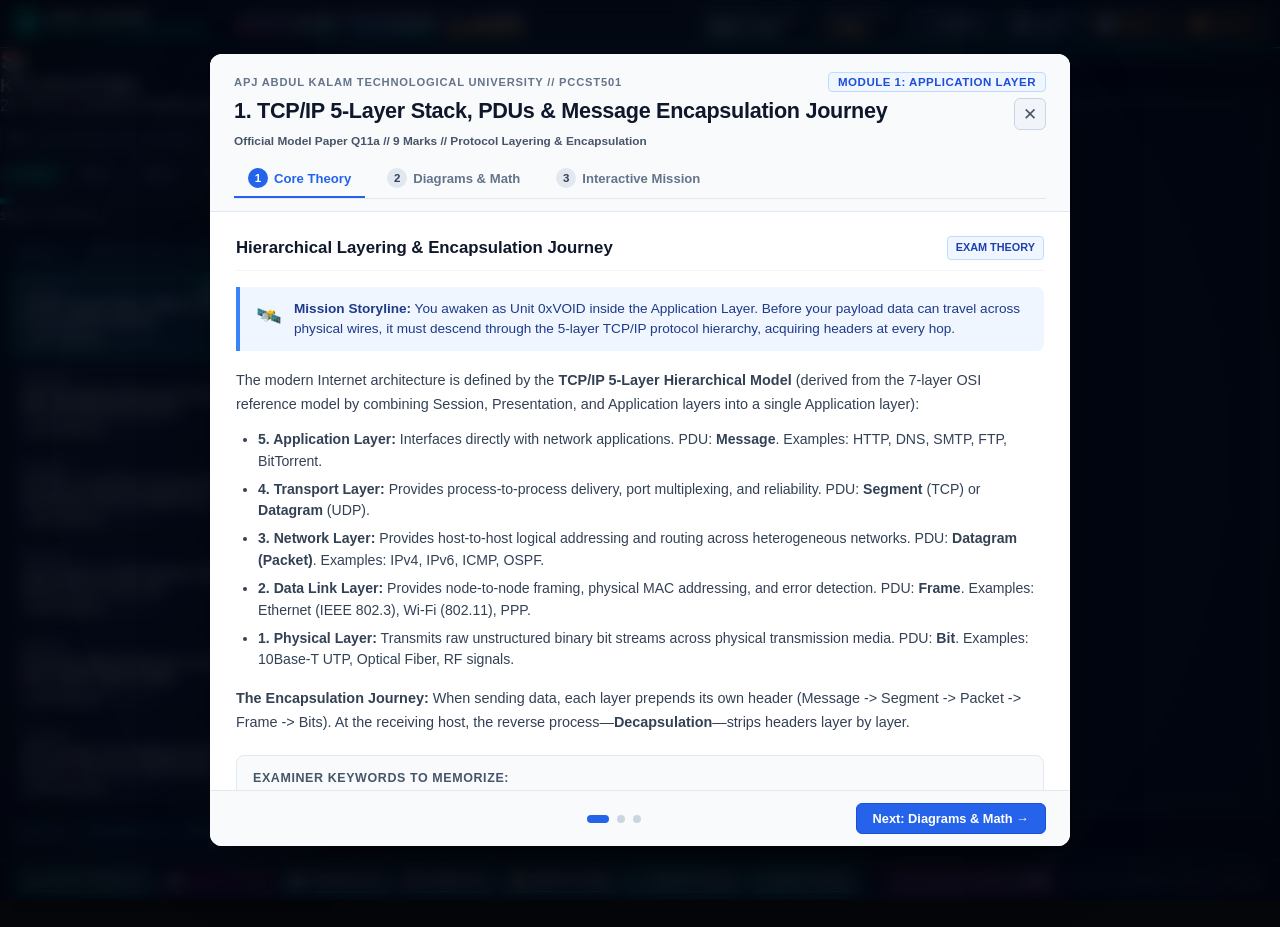
<file: index.html>
<!DOCTYPE html>
<html lang="en">
<head>
    <meta charset="UTF-8">
    <meta name="viewport" content="width=device-width, initial-scale=1.0">
    <title>THE GRID: Packet Runner // KTU PCCST501</title>
    <meta http-equiv="refresh" content="0; url=game_rpg/">
    <script>
        window.location.replace("game_rpg/");
    </script>
    <style>
        body {
            margin: 0;
            background: #040810;
            color: #00ffcc;
            font-family: -apple-system, BlinkMacSystemFont, "Segoe UI", Roboto, sans-serif;
            display: flex;
            align-items: center;
            justify-content: center;
            height: 100vh;
            text-align: center;
        }
        .launcher-card {
            background: rgba(10, 16, 28, 0.9);
            border: 1px solid rgba(0, 255, 204, 0.3);
            border-radius: 8px;
            padding: 30px 40px;
            box-shadow: 0 0 30px rgba(0, 255, 204, 0.2);
            max-width: 480px;
        }
        h2 {
            margin-top: 0;
            letter-spacing: 1px;
            color: #ffffff;
        }
        p {
            color: #94a3b8;
            font-size: 0.9rem;
            line-height: 1.5;
        }
        a.launch-btn {
            display: inline-block;
            margin-top: 15px;
            padding: 10px 24px;
            background: #00ffcc;
            color: #040810;
            text-decoration: none;
            font-weight: 700;
            border-radius: 5px;
            font-size: 0.95rem;
            transition: all 0.2s ease;
        }
        a.launch-btn:hover {
            box-shadow: 0 0 15px #00ffcc;
            transform: scale(1.03);
        }
    </style>
</head>
<body>
    <div class="launcher-card">
        <h2>⚡ THE GRID: PACKET RUNNER</h2>
        <p>Initializing APJ Abdul Kalam Technological University (KTU) PCCST501 Computer Networks RPG Simulation...</p>
        <p>If you are not redirected automatically, click below to launch:</p>
        <a href="game_rpg/" class="launch-btn">🎮 Launch Packet Runner RPG</a>
    </div>
</body>
</html>
</file>
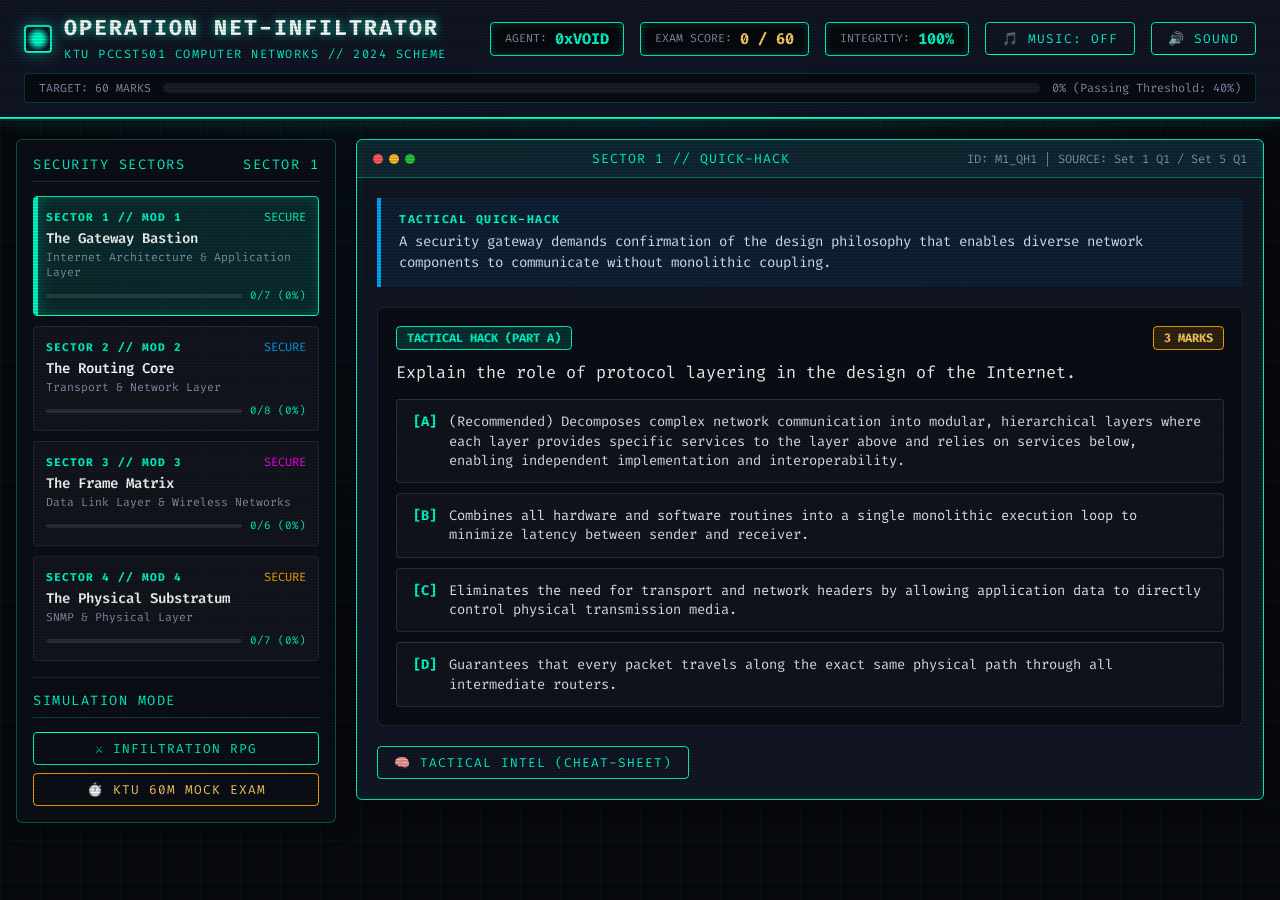
<file: game/index.html>
<!DOCTYPE html>
<html lang="en">
<head>
    <meta charset="UTF-8">
    <meta name="viewport" content="width=device-width, initial-scale=1.0">
    <title>OPERATION NET-INFILTRATOR | The Grid Protocol (PCCST501)</title>
    <link rel="stylesheet" href="style.css">
    <link rel="preconnect" href="https://fonts.googleapis.com">
    <link rel="preconnect" href="https://fonts.gstatic.com" crossorigin>
    <link href="https://fonts.googleapis.com/css2?family=Fira+Code:wght@400;600;700&display=swap" rel="stylesheet">
</head>
<body>

    <!-- Cyberpunk CRT & Scanner Audio Header -->
    <header class="cyber-header">
        <div class="header-top">
            <div class="brand-title">
                <div class="grid-icon"></div>
                <div class="title-text">
                    <h1>OPERATION NET-INFILTRATOR</h1>
                    <span>KTU PCCST501 Computer Networks // 2024 Scheme</span>
                </div>
            </div>

            <!-- Controls & Live HUD Stats -->
            <div class="hud-controls">
                <div class="stat-badge">
                    <span class="stat-label">Agent:</span>
                    <span class="stat-value">0xVOID</span>
                </div>
                <div class="stat-badge">
                    <span class="stat-label">Exam Score:</span>
                    <span class="stat-value gold" id="hudScore">0 / 60</span>
                </div>
                <div class="stat-badge">
                    <span class="stat-label">Integrity:</span>
                    <span class="stat-value" id="hudIntegrity">100%</span>
                </div>
                
                <button class="btn-cyber" id="btnAudioMusic" title="Toggle Synthwave Soundtrack">
                    <span>🎵 MUSIC: OFF</span>
                </button>
                <button class="btn-cyber" id="btnAudioMute" title="Mute/Unmute All Audio">
                    <span>🔊 SOUND</span>
                </button>
            </div>
        </div>

        <!-- Exam Goal Progress Meter -->
        <div class="exam-hud-bar">
            <span class="stat-label">TARGET: 60 MARKS</span>
            <div class="hud-progress-bg">
                <div class="hud-progress-fill" id="hudProgressBar"></div>
            </div>
            <span class="hud-target-text" id="hudProgressPercent">0% (Passing Threshold: 40%)</span>
        </div>
    </header>

    <!-- Main Infiltration Workspace -->
    <main class="grid-container">
        
        <!-- Left Matrix Navigation / Sector Selector -->
        <aside class="sector-matrix-card">
            <div class="matrix-title">
                <span>SECURITY SECTORS</span>
                <span id="activeSectorBadge">SECTOR 1</span>
            </div>

            <div class="sector-list" id="sectorListContainer">
                <!-- Dynamically populated sectors -->
            </div>

            <!-- Mission Mode Switcher -->
            <div class="mode-switch-card">
                <div class="matrix-title">
                    <span>SIMULATION MODE</span>
                </div>
                <div style="display:flex; flex-direction:column; gap:8px;">
                    <button class="btn-cyber" id="btnModeAdventure" style="width:100%; justify-content:center;">
                        ⚔️ INFILTRATION RPG
                    </button>
                    <button class="btn-cyber gold" id="btnModeExam" style="width:100%; justify-content:center;">
                        ⏱️ KTU 60M MOCK EXAM
                    </button>
                </div>
            </div>
        </aside>

        <!-- Right Terminal & Interactive Encounter Console -->
        <section class="mission-terminal">
            
            <div class="terminal-window">
                <!-- Terminal Window Bar -->
                <div class="terminal-header">
                    <div class="terminal-dots">
                        <span class="dot red"></span>
                        <span class="dot yellow"></span>
                        <span class="dot green"></span>
                    </div>
                    <div class="terminal-title" id="terminalTitle">
                        TRANSMISSION FEED // PERIMETER GATEWAY
                    </div>
                    <div style="font-size:0.75rem; color:var(--text-muted);" id="missionCounter">
                        ENCOUNTER 1 OF 5
                    </div>
                </div>

                <div class="terminal-body">
                    
                    <!-- Story Dispatch Banner -->
                    <div class="dispatch-banner" id="dispatchBanner">
                        <div class="dispatch-tag" id="dispatchTag">SECURITY BREACH IN PROGRESS</div>
                        <div class="dispatch-story" id="dispatchStory">
                            Connecting to OmniNet physical link... Prepare to intercept gateway protocols.
                        </div>
                    </div>

                    <!-- Question Container -->
                    <div class="question-card">
                        <div class="question-meta">
                            <span class="badge-type" id="questionTypeBadge">QUICK-HACK (PART A)</span>
                            <span class="badge-mark" id="questionMarksBadge">3 MARKS</span>
                        </div>
                        <div class="question-prompt" id="questionPrompt">
                            Loading tactical query...
                        </div>

                        <!-- Interactive Options for Quick-Hacks -->
                        <div class="options-grid" id="optionsContainer">
                            <!-- Populated dynamically -->
                        </div>

                        <!-- Boss Battle Multi-part Subdivision Workspace -->
                        <div class="boss-workspace" id="bossWorkspace" style="display:none;">
                            <div id="bossSubdivisionsContainer">
                                <!-- Populated dynamically -->
                            </div>
                        </div>
                    </div>

                    <!-- Interactive Visualizer Canvas (Dijkstra graph, Waveforms, CRC) -->
                    <div class="visualizer-wrapper" id="visualizerWrapper" style="display:none;">
                        <div class="canvas-header">
                            <span id="canvasTitle">TACTICAL VISUAL MATRIX</span>
                            <span style="font-size:0.7rem; color:var(--text-muted);">INTERACTIVE TELEMETRY</span>
                        </div>
                        <canvas id="interactiveCanvas"></canvas>
                    </div>

                    <!-- Action Buttons -->
                    <div class="action-bar">
                        <button class="btn-cyber" id="btnNeuralIntel">
                            🧠 TACTICAL INTEL (CHEAT-SHEET)
                        </button>

                        <div style="display:flex; gap:10px;">
                            <button class="btn-cyber magenta" id="btnSubmitBoss" style="display:none;">
                                💥 TRANSMIT ANSWER TO VALUATION
                            </button>
                            <button class="btn-cyber gold" id="btnNextEncounter" style="display:none;">
                                ⏭️ NEXT ENCOUNTER
                            </button>
                        </div>
                    </div>

                    <!-- Valuation Rubric & Feedback Panel (KTU Official Scheme) -->
                    <div class="rubric-panel" id="rubricPanel" style="display:none;">
                        <div class="rubric-header">
                            <h3 id="rubricTitle">OFFICIAL KTU SCHEME OF VALUATION</h3>
                            <span class="badge-mark" id="rubricEarnedBadge">+3.0 / 3.0 MARKS</span>
                        </div>
                        <div id="rubricBody">
                            <!-- Populated with official criteria breakdown -->
                        </div>
                    </div>

                    <!-- Tactical Neural Intel Drawer -->
                    <div class="intel-card" id="intelCard" style="display:none;">
                        <div class="intel-header">
                            <span>⚡ CLASSIFIED LECTURE INTEL & FORMULAS</span>
                        </div>
                        <div class="intel-content" id="intelContent">
                            Intel data decrypted from lecture notes...
                        </div>
                    </div>

                </div>
            </div>

        </section>

    </main>

    <!-- Core Scripts -->
    <script src="audio.js"></script>
    <script src="questions_data.js"></script>
    <script src="visualizer.js"></script>
    <script src="engine.js"></script>
</body>
</html>
</file>
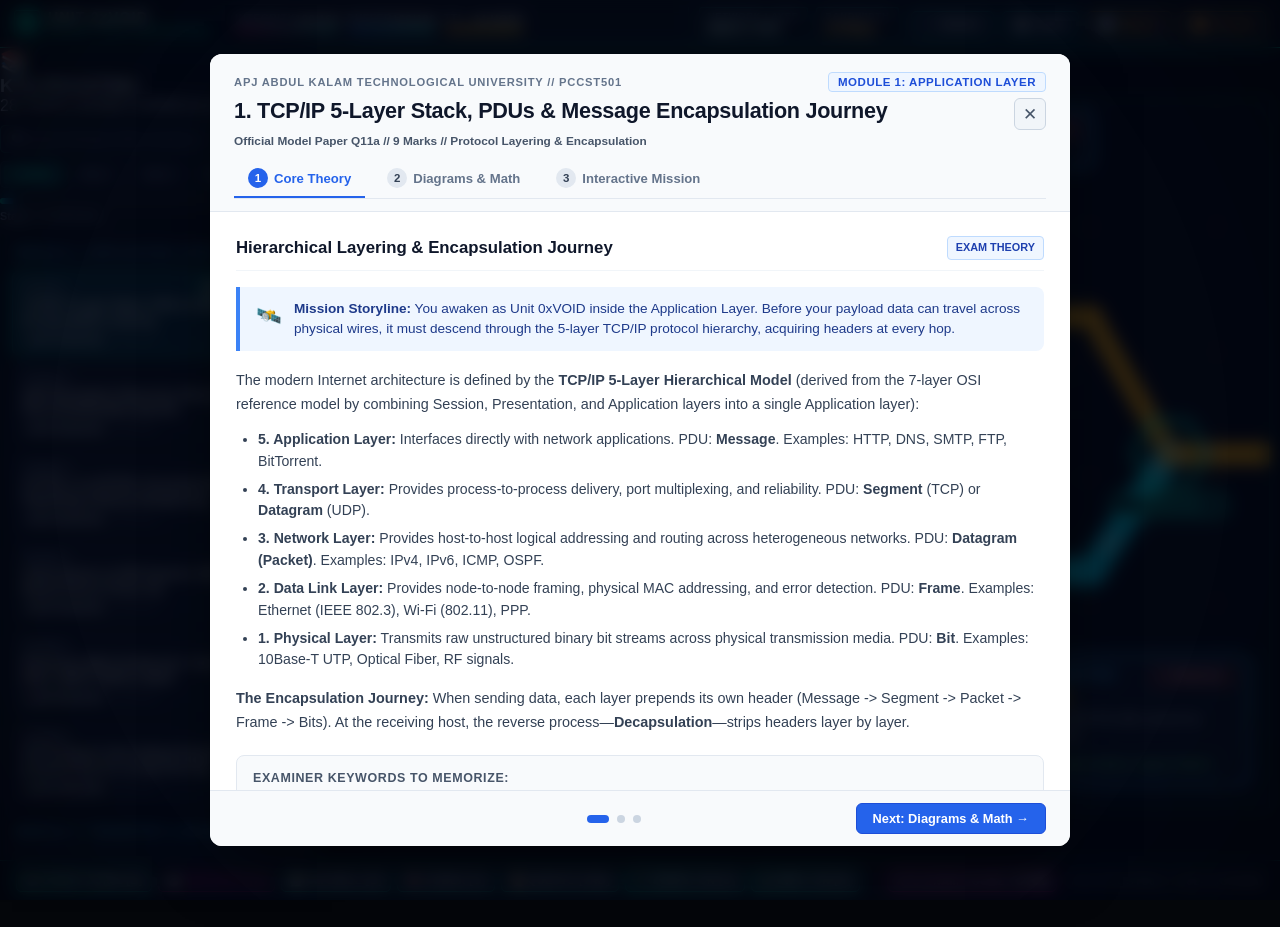
<file: game_rpg/index.html>
<!DOCTYPE html>
<html lang="en">
<head>
    <meta charset="UTF-8">
    <meta name="viewport" content="width=device-width, initial-scale=1.0">
    <title>THE GRID: PACKET RUNNER | PCCST501 Computer Networks RPG</title>
    <link rel="stylesheet" href="css/cyber_grid.css">
    <link rel="preconnect" href="https://fonts.googleapis.com">
    <link rel="preconnect" href="https://fonts.gstatic.com" crossorigin>
    <link href="https://fonts.googleapis.com/css2?family=Fira+Code:wght@400;600;700&display=swap" rel="stylesheet">
</head>
<body>

    <!-- Main Application Shell -->
    <div id="app-shell">

        <!-- Top Cyber HUD Bar (Clean Vitals & System Bar) -->
        <header id="hud-header">
            
            <!-- Section 1: Player Entity Status & Vitals -->
            <div class="hud-section">
                <div class="unit-badge">
                    <div class="unit-icon"></div>
                    <div class="unit-info">
                        <h2>UNIT 0xVOID</h2>
                        <span>PACKET [IPv4_DATAGRAM]</span>
                    </div>
                </div>

                <!-- Gauges: Integrity, Buffer, TTL -->
                <div class="gauge-cluster">
                    <!-- Integrity (HP) -->
                    <div class="gauge-item" data-tooltip="Datagram Integrity: Signal health (fades over distance due to attenuation)">
                        <div class="gauge-label">
                            <span>INTEGRITY</span>
                            <span class="gauge-value" id="val-hp">100/100</span>
                        </div>
                        <div class="gauge-track">
                            <div class="gauge-fill hp" id="fill-hp" style="width: 100%;"></div>
                        </div>
                    </div>

                    <!-- Buffer Capacity (Energy) -->
                    <div class="gauge-item" data-tooltip="Buffer Capacity: Internal router buffer memory (depletes if overloaded)">
                        <div class="gauge-label">
                            <span>BUFFER</span>
                            <span class="gauge-value" id="val-buffer">100/100</span>
                        </div>
                        <div class="gauge-track">
                            <div class="gauge-fill energy" id="fill-buffer" style="width: 100%;"></div>
                        </div>
                    </div>

                    <!-- Time-To-Live (TTL Hops) -->
                    <div class="gauge-item" data-tooltip="Time-To-Live (RFC 791): Maximum router hops before ICMP Time Exceeded packet drop">
                        <div class="gauge-label">
                            <span>TTL</span>
                            <span class="gauge-value" id="val-ttl">64 HOPS</span>
                        </div>
                        <div class="gauge-track">
                            <div class="gauge-fill ttl" id="fill-ttl" style="width: 100%;"></div>
                        </div>
                    </div>
                </div>
            </div>

            <!-- Section 2: Network Telemetry & System Utilities -->
            <div class="hud-section">
                <div class="telemetry-cluster">
                    <div class="telemetry-tag" data-tooltip="Current KTU Syllabus Module & OSI/TCP-IP Network Layer">
                        <span class="lbl">NETWORK LAYER</span>
                        <span class="val" id="val-layer">MOD 4: PHY</span>
                    </div>
                    <div class="telemetry-tag" data-tooltip="Channel Data Rate (Nyquist & Shannon theoretical channel limits)">
                        <span class="lbl">BANDWIDTH</span>
                        <span class="val amber" id="val-rate">10 Mbps</span>
                    </div>
                </div>

                <!-- System Controls Dock -->
                <div class="system-dock">
                    <button class="cyber-btn" id="btn-music" data-tooltip="Toggle dynamic synthwave soundtrack [M]">
                        <span id="music-btn-label">🎵 MUSIC</span>
                    </button>
                    <button class="cyber-btn" id="btn-save" data-tooltip="Save current progress and exam marks to browser storage [F5]">
                        <span>💾 SAVE</span>
                    </button>
                    <button class="cyber-btn amber" id="btn-reset" data-tooltip="Purge local storage and restart fresh from Sector 1">
                        <span>🔄 RESET</span>
                    </button>
                    <button class="cyber-btn amber" id="btn-pause" data-tooltip="Pause simulation clock & freeze packet buffers [P]">
                        <span>⏸️ PAUSE</span>
                    </button>
                </div>
            </div>

        </header>

        <!-- Center Viewport Container: Double-Buffered Scalable Canvas -->
        <main id="viewport-container">
            <canvas id="gameCanvas" width="1280" height="720"></canvas>

            <!-- Pause Overlay Modal -->
            <div id="pause-overlay" class="hidden">
                <div class="pause-dialog">
                    <h1>TRANSMISSION PAUSED</h1>
                    <p>SYSTEM CLOCK FROZEN // PACKET BUFFERS ON HOLD</p>
                    <div style="display:flex; justify-content:center; gap:12px; margin-top:8px;">
                        <button class="cyber-btn" id="btn-resume">RESUME TRANSMISSION [P]</button>
                    </div>
                </div>
            </div>
        </main>

        <!-- Bottom Academic Command Dock & Exam Score -->
        <footer id="hud-footer">
            <div class="study-dock">
                <button class="cyber-btn cyan-glow" id="btn-study" data-tooltip="Open KTU Syllabus Study Guide & Interactive Notes [B]">
                    <span>📚 STUDY GUIDE [B]</span>
                </button>
                <button class="cyber-btn magenta" id="btn-exam" data-tooltip="Launch 2h 30m simulated KTU semester exam (60 Marks) [X]">
                    <span>⏱️ 60M MOCK [X]</span>
                </button>
                <button class="cyber-btn" id="btn-grader" data-tooltip="Open 9-Mark descriptive question auto-grader with keyword tags [G]">
                    <span>📝 9M DRILL [G]</span>
                </button>
                <button class="cyber-btn" id="btn-codex" data-tooltip="Open complete syllabus formula cheat-sheet & concept cards [C]">
                    <span>🧠 CODEX [C]</span>
                </button>
                <button class="cyber-btn" id="btn-quests" data-tooltip="Open active quest log, objectives & decision journal [TAB]">
                    <span id="quests-btn-label">📜 QUESTS [TAB]</span>
                </button>
                <button class="cyber-btn cyan-glow" id="btn-toggle-steps" data-tooltip="Toggle Top Mission Steps Guidance Bar [U]">
                    <span id="steps-btn-label">📍 STEPS: ON [U]</span>
                </button>
                <button class="cyber-btn cyan-glow" id="btn-toggle-info" data-tooltip="Toggle Bottom-Right Object Inspection Dialogue Box [H]">
                    <span id="info-btn-label">👁️ INFO: ON [H]</span>
                </button>
            </div>

            <div class="footer-telemetry">
                <div class="score-pill" data-tooltip="Total Exam Marks Earned (Target: 24/60 to Pass, 48/60 for S-Grade)">
                    <span class="score-lbl">KTU EXAM SCORE:</span>
                    <span class="score-val" id="val-score">0 / 60</span>
                </div>
                <div class="scheme-badge">
                    <span>KTU PCCST501 // 2024 SCHEME</span>
                </div>
            </div>
        </footer>

    </div>

    <!-- Core Modular Scripts -->
    <script src="js/engine/GameState.js"></script>
    <script src="js/audio/CyberAudio.js"></script>
    <script src="js/engine/Renderer.js"></script>
    <script src="js/engine/ParticleSystem.js"></script>
    <script src="js/engine/InputManager.js"></script>
    <script src="js/entities/Player.js"></script>
    <script src="js/entities/EnemyDaemon.js"></script>
    <script src="js/combat/CombatSystem.js"></script>
    <script src="js/combat/BossOSPF.js"></script>
    <script src="js/world/Sector1_Physical.js"></script>
    <script src="js/world/Sector2_DataLink.js"></script>
    <script src="js/world/Sector3_Network.js"></script>
    <script src="js/world/Sector4_Application.js"></script>
    <script src="js/world/P2PSwarmCamp.js"></script>
    <script src="js/combat/CollisionBusHazard.js"></script>
    <script src="js/world/BitStuffingCorridor.js"></script>
    <script src="js/minigames/LineCodingMinigame.js"></script>
    <script src="js/minigames/ModulationMinigame.js"></script>
    <script src="js/minigames/CRCMinigame.js"></script>
    <script src="js/minigames/SwitchLearningMinigame.js"></script>
    <script src="js/minigames/FragmentationMinigame.js"></script>
    <script src="js/minigames/DijkstraMinigame.js"></script>
    <script src="js/minigames/WebInfiltrationMinigame.js"></script>
    <script src="js/minigames/BitTorrentMinigame.js"></script>
    <script src="js/minigames/ASN1Debugger.js"></script>
    <script src="js/minigames/SNMPMinigame.js"></script>
    <script src="js/world/CapacityGate.js"></script>
    <script src="js/world/QuestManager.js"></script>
    <script src="js/world/DialogueSystem.js"></script>
    <script src="js/data/NeuralCodex.js"></script>
    <script src="js/world/CodexViewer.js"></script>
    <script src="js/minigames/KTURubricGrader.js"></script>
    <script src="js/engine/SaveManager.js"></script>
    <script src="js/engine/ExamSimulator.js"></script>
    <script src="js/world/StudyGuideSystem.js"></script>
    <script src="js/world/WorldInspector.js"></script>
    <script src="js/engine/GameLoop.js"></script>

    <!-- Auto-Boot Game Engine -->
    <script>
        function bootGridRunner() {
            if (window.GameLoop && typeof window.GameLoop.init === 'function') {
                window.GameLoop.init();
            }
        }
        if (document.readyState === 'loading') {
            document.addEventListener('DOMContentLoaded', bootGridRunner);
        } else {
            bootGridRunner();
        }
    </script>
</body>
</html>
</file>
<file: game/style.css>
/* ==========================================================================
   CYBER GRID: OPERATION NET-INFILTRATOR STYLESHEET
   Tron Neon Cyberpunk Aesthetics & Responsive HUD
   ========================================================================== */

:root {
    --bg-dark: #080a0f;
    --bg-card: rgba(13, 17, 26, 0.88);
    --bg-panel: rgba(18, 24, 38, 0.95);
    --border-cyan: #00ffcc;
    --border-blue: #00aaff;
    --border-magenta: #ff007f;
    --border-gold: #ffaa00;
    --border-red: #ff3355;
    
    --text-primary: #e6f1ff;
    --text-muted: #8892b0;
    --text-cyan: #00ffcc;
    --text-gold: #ffd166;
    --text-magenta: #ff3399;
    
    --glow-cyan: 0 0 15px rgba(0, 255, 204, 0.45);
    --glow-magenta: 0 0 15px rgba(255, 0, 127, 0.45);
    --glow-gold: 0 0 15px rgba(255, 170, 0, 0.45);
    --font-mono: 'Fira Code', 'JetBrains Mono', 'SF Mono', Consolas, Menlo, monospace;
}

* {
    box-sizing: border-box;
    margin: 0;
    padding: 0;
    -webkit-font-smoothing: antialiased;
}

body {
    background-color: var(--bg-dark);
    background-image: 
        radial-gradient(circle at 50% 20%, rgba(0, 170, 255, 0.08) 0%, transparent 60%),
        linear-gradient(rgba(0, 255, 204, 0.03) 1px, transparent 1px),
        linear-gradient(90deg, rgba(0, 255, 204, 0.03) 1px, transparent 1px);
    background-size: 100% 100%, 40px 40px, 40px 40px;
    color: var(--text-primary);
    font-family: var(--font-mono);
    min-height: 100vh;
    padding-bottom: 50px;
    overflow-x: hidden;
    position: relative;
}

/* CRT Scanline & Screen Glow */
body::after {
    content: " ";
    position: fixed;
    top: 0; left: 0; bottom: 0; right: 0;
    background: linear-gradient(rgba(18, 16, 16, 0) 50%, rgba(0, 0, 0, 0.25) 50%);
    background-size: 100% 3px;
    z-index: 9999;
    pointer-events: none;
    opacity: 0.6;
}

/* App Header & Cyber HUD */
.cyber-header {
    background: var(--bg-panel);
    border-bottom: 2px solid var(--border-cyan);
    box-shadow: 0 0 20px rgba(0, 255, 204, 0.2);
    padding: 14px 24px;
    position: sticky;
    top: 0;
    z-index: 100;
    backdrop-filter: blur(8px);
}

.header-top {
    display: flex;
    justify-content: space-between;
    align-items: center;
    flex-wrap: wrap;
    gap: 12px;
}

.brand-title {
    display: flex;
    align-items: center;
    gap: 12px;
}

.grid-icon {
    width: 28px;
    height: 28px;
    border: 2px solid var(--border-cyan);
    border-radius: 4px;
    box-shadow: var(--glow-cyan);
    background: radial-gradient(circle, var(--border-cyan) 30%, transparent 70%);
}

.title-text h1 {
    font-size: 1.35rem;
    letter-spacing: 2px;
    color: #fff;
    text-shadow: 0 0 10px rgba(0, 255, 204, 0.8);
}

.title-text span {
    font-size: 0.75rem;
    color: var(--border-cyan);
    letter-spacing: 1.5px;
    text-transform: uppercase;
}

/* Controls & HUD Stats */
.hud-controls {
    display: flex;
    align-items: center;
    gap: 16px;
    flex-wrap: wrap;
}

.stat-badge {
    background: rgba(0, 0, 0, 0.6);
    border: 1px solid var(--border-cyan);
    padding: 6px 14px;
    border-radius: 4px;
    font-size: 0.82rem;
    display: flex;
    align-items: center;
    gap: 8px;
    box-shadow: inset 0 0 8px rgba(0, 255, 204, 0.2);
}

.stat-label {
    color: var(--text-muted);
    font-size: 0.72rem;
    text-transform: uppercase;
}

.stat-value {
    color: var(--text-cyan);
    font-weight: bold;
    font-size: 0.95rem;
}

.stat-value.gold {
    color: var(--text-gold);
}

.btn-cyber {
    background: transparent;
    color: var(--border-cyan);
    border: 1px solid var(--border-cyan);
    padding: 7px 16px;
    font-family: var(--font-mono);
    font-size: 0.8rem;
    text-transform: uppercase;
    letter-spacing: 1px;
    cursor: pointer;
    border-radius: 4px;
    transition: all 0.2s ease;
    display: inline-flex;
    align-items: center;
    gap: 6px;
}

.btn-cyber:hover {
    background: rgba(0, 255, 204, 0.15);
    box-shadow: var(--glow-cyan);
    transform: translateY(-1px);
}

.btn-cyber.magenta {
    color: var(--border-magenta);
    border-color: var(--border-magenta);
}

.btn-cyber.magenta:hover {
    background: rgba(255, 0, 127, 0.15);
    box-shadow: var(--glow-magenta);
}

.btn-cyber.gold {
    color: var(--text-gold);
    border-color: var(--border-gold);
}

.btn-cyber.gold:hover {
    background: rgba(255, 170, 0, 0.15);
    box-shadow: var(--glow-gold);
}

/* Exam Score HUD Meter */
.exam-hud-bar {
    margin-top: 10px;
    display: flex;
    align-items: center;
    gap: 12px;
    background: rgba(0, 0, 0, 0.5);
    padding: 6px 14px;
    border-radius: 4px;
    border: 1px solid rgba(0, 255, 204, 0.2);
}

.hud-progress-bg {
    flex: 1;
    height: 10px;
    background: rgba(255, 255, 255, 0.08);
    border-radius: 5px;
    overflow: hidden;
    position: relative;
}

.hud-progress-fill {
    height: 100%;
    width: 0%;
    background: linear-gradient(90deg, #00aaff, #00ffcc, #ff007f);
    box-shadow: 0 0 10px var(--border-cyan);
    transition: width 0.4s ease;
}

.hud-target-text {
    font-size: 0.75rem;
    color: var(--text-muted);
}

/* Main Container Layout */
.grid-container {
    max-width: 1300px;
    margin: 20px auto;
    padding: 0 16px;
    display: grid;
    grid-template-columns: 320px 1fr;
    gap: 20px;
}

@media (max-width: 950px) {
    .grid-container {
        grid-template-columns: 1fr;
    }
}

/* Sidebar: Sector Matrix */
.sector-matrix-card {
    background: var(--bg-card);
    border: 1px solid rgba(0, 255, 204, 0.3);
    border-radius: 6px;
    padding: 16px;
    box-shadow: 0 4px 20px rgba(0, 0, 0, 0.4);
    height: fit-content;
}

.matrix-title {
    font-size: 0.85rem;
    color: var(--border-cyan);
    text-transform: uppercase;
    letter-spacing: 1.5px;
    margin-bottom: 14px;
    display: flex;
    justify-content: space-between;
    align-items: center;
    border-bottom: 1px solid rgba(0, 255, 204, 0.2);
    padding-bottom: 8px;
}

.sector-list {
    display: flex;
    flex-direction: column;
    gap: 10px;
}

.sector-item {
    background: rgba(255, 255, 255, 0.03);
    border: 1px solid rgba(255, 255, 255, 0.08);
    border-radius: 4px;
    padding: 12px;
    cursor: pointer;
    transition: all 0.2s ease;
    position: relative;
    overflow: hidden;
}

.sector-item:hover {
    background: rgba(0, 255, 204, 0.06);
    border-color: rgba(0, 255, 204, 0.5);
    transform: translateX(4px);
}

.sector-item.active {
    background: rgba(0, 255, 204, 0.12);
    border-color: var(--border-cyan);
    box-shadow: inset 0 0 12px rgba(0, 255, 204, 0.2);
}

.sector-item.active::before {
    content: "";
    position: absolute;
    left: 0; top: 0; bottom: 0;
    width: 4px;
    background: var(--border-cyan);
    box-shadow: var(--glow-cyan);
}

.sector-header {
    display: flex;
    justify-content: space-between;
    align-items: center;
    margin-bottom: 4px;
}

.sector-badge {
    font-size: 0.7rem;
    font-weight: bold;
    color: var(--border-cyan);
    letter-spacing: 1px;
}

.sector-name {
    font-size: 0.88rem;
    font-weight: 600;
    color: #fff;
    margin-bottom: 2px;
}

.sector-sub {
    font-size: 0.72rem;
    color: var(--text-muted);
}

.sector-progress {
    margin-top: 8px;
    display: flex;
    align-items: center;
    gap: 8px;
    font-size: 0.68rem;
    color: var(--text-cyan);
}

.mini-bar {
    flex: 1;
    height: 4px;
    background: rgba(255, 255, 255, 0.1);
    border-radius: 2px;
    overflow: hidden;
}

.mini-fill {
    height: 100%;
    width: 0%;
    background: var(--border-cyan);
}

/* Mode Switcher / Exam Simulator Card */
.mode-switch-card {
    margin-top: 16px;
    padding-top: 14px;
    border-top: 1px solid rgba(255, 255, 255, 0.1);
}

/* Center Content: Mission Terminal */
.mission-terminal {
    display: flex;
    flex-direction: column;
    gap: 16px;
}

.terminal-window {
    background: var(--bg-panel);
    border: 1px solid var(--border-cyan);
    border-radius: 6px;
    box-shadow: 0 0 25px rgba(0, 0, 0, 0.6), inset 0 0 15px rgba(0, 255, 204, 0.05);
    overflow: hidden;
    position: relative;
}

.terminal-header {
    background: rgba(0, 255, 204, 0.08);
    border-bottom: 1px solid rgba(0, 255, 204, 0.3);
    padding: 10px 16px;
    display: flex;
    justify-content: space-between;
    align-items: center;
}

.terminal-dots {
    display: flex;
    gap: 6px;
}

.dot {
    width: 10px;
    height: 10px;
    border-radius: 50%;
    display: inline-block;
}
.dot.red { background: #ff5f56; }
.dot.yellow { background: #ffbd2e; }
.dot.green { background: #27c93f; }

.terminal-title {
    font-size: 0.82rem;
    color: var(--border-cyan);
    letter-spacing: 1px;
}

.terminal-body {
    padding: 20px;
}

/* Mission Dispatch Box */
.dispatch-banner {
    background: rgba(0, 170, 255, 0.08);
    border-left: 4px solid var(--border-blue);
    padding: 14px 18px;
    border-radius: 0 4px 4px 0;
    margin-bottom: 20px;
}

.dispatch-tag {
    font-size: 0.72rem;
    color: var(--border-blue);
    letter-spacing: 1.5px;
    text-transform: uppercase;
    font-weight: bold;
    margin-bottom: 4px;
}

.dispatch-story {
    font-size: 0.88rem;
    color: var(--text-primary);
    line-height: 1.5;
}

/* Question Content Box */
.question-card {
    background: rgba(0, 0, 0, 0.4);
    border: 1px solid rgba(255, 255, 255, 0.1);
    border-radius: 6px;
    padding: 18px;
    margin-bottom: 20px;
}

.question-meta {
    display: flex;
    justify-content: space-between;
    align-items: center;
    margin-bottom: 10px;
}

.badge-mark {
    background: rgba(255, 170, 0, 0.15);
    color: var(--text-gold);
    border: 1px solid var(--border-gold);
    padding: 3px 10px;
    border-radius: 4px;
    font-size: 0.75rem;
    font-weight: bold;
}

.badge-type {
    background: rgba(0, 255, 204, 0.15);
    color: var(--border-cyan);
    border: 1px solid var(--border-cyan);
    padding: 3px 10px;
    border-radius: 4px;
    font-size: 0.75rem;
    font-weight: bold;
    text-transform: uppercase;
}

.badge-type.boss {
    background: rgba(255, 0, 127, 0.2);
    color: var(--border-magenta);
    border-color: var(--border-magenta);
    box-shadow: var(--glow-magenta);
}

.question-prompt {
    font-size: 1.05rem;
    color: #fff;
    line-height: 1.5;
    margin-bottom: 14px;
}

/* Interactive Choices (Quick-Hacks) */
.options-grid {
    display: flex;
    flex-direction: column;
    gap: 10px;
    margin-top: 14px;
}

.option-btn {
    background: rgba(255, 255, 255, 0.03);
    border: 1px solid rgba(255, 255, 255, 0.12);
    border-radius: 4px;
    padding: 12px 16px;
    text-align: left;
    color: var(--text-primary);
    font-family: var(--font-mono);
    font-size: 0.86rem;
    line-height: 1.4;
    cursor: pointer;
    transition: all 0.2s ease;
    display: flex;
    gap: 12px;
}

.option-btn:hover:not(:disabled) {
    background: rgba(0, 255, 204, 0.08);
    border-color: var(--border-cyan);
    transform: translateX(4px);
}

.option-btn.correct {
    background: rgba(39, 201, 63, 0.15) !important;
    border-color: #27c93f !important;
    color: #a3f7b5 !important;
    box-shadow: 0 0 10px rgba(39, 201, 63, 0.4);
}

.option-btn.wrong {
    background: rgba(255, 51, 85, 0.15) !important;
    border-color: var(--border-red) !important;
    color: #ff99aa !important;
}

.opt-letter {
    color: var(--border-cyan);
    font-weight: bold;
}

/* Boss Battle Workspace (9-Mark Deep Answering) */
.boss-workspace {
    margin-top: 16px;
    background: rgba(10, 14, 22, 0.7);
    border: 1px solid rgba(255, 0, 127, 0.3);
    border-radius: 6px;
    padding: 16px;
}

.subdivision-block {
    margin-bottom: 16px;
    padding-bottom: 14px;
    border-bottom: 1px dashed rgba(255, 255, 255, 0.1);
}

.subdiv-header {
    display: flex;
    justify-content: space-between;
    margin-bottom: 8px;
    font-size: 0.85rem;
    color: var(--border-magenta);
}

.subdiv-text {
    font-size: 0.92rem;
    color: var(--text-primary);
    margin-bottom: 10px;
    line-height: 1.45;
}

.boss-textarea {
    width: 100%;
    min-height: 90px;
    background: rgba(0, 0, 0, 0.6);
    border: 1px solid rgba(255, 255, 255, 0.15);
    border-radius: 4px;
    padding: 10px;
    color: var(--text-primary);
    font-family: var(--font-mono);
    font-size: 0.85rem;
    resize: vertical;
    outline: none;
    transition: border 0.2s;
}

.boss-textarea:focus {
    border-color: var(--border-magenta);
    box-shadow: inset 0 0 8px rgba(255, 0, 127, 0.2);
}

/* Action Controls */
.action-bar {
    display: flex;
    justify-content: space-between;
    align-items: center;
    margin-top: 18px;
    flex-wrap: wrap;
    gap: 10px;
}

/* Result & KTU Marking Rubric Panel */
.rubric-panel {
    background: rgba(0, 0, 0, 0.7);
    border: 1px solid var(--border-gold);
    border-radius: 6px;
    padding: 18px;
    margin-top: 20px;
    box-shadow: 0 0 20px rgba(255, 170, 0, 0.15);
    animation: fadeIn 0.3s ease;
}

@keyframes fadeIn {
    from { opacity: 0; transform: translateY(6px); }
    to { opacity: 1; transform: translateY(0); }
}

.rubric-header {
    display: flex;
    justify-content: space-between;
    align-items: center;
    border-bottom: 1px solid rgba(255, 170, 0, 0.3);
    padding-bottom: 8px;
    margin-bottom: 12px;
}

.rubric-header h3 {
    font-size: 0.95rem;
    color: var(--text-gold);
    letter-spacing: 1px;
}

.rubric-table {
    width: 100%;
    border-collapse: collapse;
    font-size: 0.84rem;
    margin-bottom: 14px;
}

.rubric-table th, .rubric-table td {
    padding: 8px 12px;
    text-align: left;
    border-bottom: 1px solid rgba(255, 255, 255, 0.08);
}

.rubric-table th {
    color: var(--text-muted);
    font-size: 0.74rem;
    text-transform: uppercase;
}

.rubric-table td.marks-col {
    color: var(--text-gold);
    font-weight: bold;
    text-align: right;
    width: 80px;
}

/* Tactical Neural Intel Drawer */
.intel-card {
    background: rgba(0, 30, 40, 0.9);
    border: 1px solid var(--border-cyan);
    border-radius: 6px;
    padding: 16px;
    margin-top: 14px;
    box-shadow: 0 0 15px rgba(0, 255, 204, 0.15);
}

.intel-header {
    display: flex;
    align-items: center;
    gap: 8px;
    color: var(--border-cyan);
    font-size: 0.85rem;
    text-transform: uppercase;
    font-weight: bold;
    letter-spacing: 1px;
    margin-bottom: 8px;
}

.intel-content {
    font-size: 0.85rem;
    line-height: 1.55;
    color: var(--text-primary);
    white-space: pre-wrap;
    background: rgba(0, 0, 0, 0.4);
    padding: 12px;
    border-radius: 4px;
    border: 1px solid rgba(0, 255, 204, 0.2);
}

/* Interactive Visualizer Canvas Area */
.visualizer-wrapper {
    background: rgba(0, 0, 0, 0.6);
    border: 1px solid rgba(0, 255, 204, 0.3);
    border-radius: 6px;
    padding: 14px;
    margin-top: 14px;
}

.canvas-header {
    display: flex;
    justify-content: space-between;
    align-items: center;
    margin-bottom: 8px;
    font-size: 0.8rem;
    color: var(--border-cyan);
}

#interactiveCanvas {
    width: 100%;
    height: 220px;
    background: #05070a;
    border-radius: 4px;
    border: 1px solid rgba(0, 255, 204, 0.2);
    display: block;
}

/* Utility Animations */
.glow-pulse {
    animation: pulse 2s infinite alternate;
}

@keyframes pulse {
    0% { box-shadow: 0 0 8px rgba(0, 255, 204, 0.3); }
    100% { box-shadow: 0 0 18px rgba(0, 255, 204, 0.8); }
}
</file>
<file: game_rpg/css/cyber_grid.css>
/* ==========================================================================
   THE GRID: PACKET RUNNER (PCCST501 EDITION)
   cyber_grid.css - Retro-Futuristic Cyberpunk HUD & Canvas Viewport
   ========================================================================== */

:root {
    --bg-dark: #04060a;
    --bg-panel: rgba(8, 12, 20, 0.92);
    --bg-hud: rgba(10, 16, 26, 0.85);
    
    --neon-cyan: #00ffcc;
    --neon-blue: #0077ff;
    --neon-magenta: #ff007f;
    --neon-amber: #ffaa00;
    --neon-green: #27c93f;
    --neon-red: #ff3355;
    
    --text-main: #d8e5f7;
    --text-dim: #6c7d9c;
    --text-bright: #ffffff;
    
    --glow-cyan: 0 0 12px rgba(0, 255, 204, 0.45);
    --glow-magenta: 0 0 12px rgba(255, 0, 127, 0.45);
    --glow-blue: 0 0 12px rgba(0, 119, 255, 0.45);
    --glow-amber: 0 0 12px rgba(255, 170, 0, 0.45);
    
    --font-cyber: -apple-system, BlinkMacSystemFont, "Segoe UI", Roboto, "Helvetica Neue", Arial, sans-serif;
    --font-code: 'SF Mono', 'Fira Code', 'JetBrains Mono', 'Consolas', monospace;
}

* {
    box-sizing: border-box;
    margin: 0;
    padding: 0;
    user-select: none;
    -webkit-user-select: none;
}

html, body {
    width: 100%;
    height: 100%;
    overflow: hidden;
    background-color: var(--bg-dark);
    font-family: var(--font-cyber);
    color: var(--text-main);
}

/* CRT Atmosphere & Ambient Edge Glow (Zero scanlines over text for maximum crispness) */
body::before {
    content: " ";
    position: fixed;
    top: 0; left: 0; width: 100%; height: 100%;
    background: radial-gradient(circle at center, transparent 75%, rgba(0, 0, 0, 0.45) 100%);
    z-index: 1000;
    pointer-events: none;
    opacity: 0.5;
}

/* Root App Shell */
#app-shell {
    display: flex;
    flex-direction: column;
    width: 100vw;
    height: 100vh;
    position: relative;
    background: radial-gradient(circle at 50% 50%, #08101e 0%, #04060a 100%);
}

/* High-Tech Cyber HUD */
#hud-header {
    height: 48px;
    background: rgba(6, 12, 22, 0.96);
    border-bottom: 1.5px solid var(--neon-cyan);
    box-shadow: 0 0 12px rgba(0, 255, 204, 0.3);
    display: flex;
    justify-content: space-between;
    align-items: center;
    padding: 0 14px;
    z-index: 50;
    backdrop-filter: blur(10px);
    flex-shrink: 0;
}

.hud-section {
    display: flex;
    align-items: center;
    gap: 12px;
}

/* Identity & Packet Status */
.unit-badge {
    display: flex;
    align-items: center;
    gap: 8px;
    border-right: 1px solid rgba(0, 255, 204, 0.3);
    padding-right: 12px;
}

.unit-icon {
    width: 26px;
    height: 26px;
    border: 1.5px solid var(--neon-cyan);
    border-radius: 3px;
    background: radial-gradient(circle, var(--neon-cyan) 30%, transparent 80%);
    box-shadow: var(--glow-cyan);
    animation: pulse-icon 2s infinite alternate;
}

@keyframes pulse-icon {
    0% { transform: scale(0.95); opacity: 0.85; }
    100% { transform: scale(1.05); opacity: 1; }
}

.unit-info h2 {
    font-size: 0.88rem;
    color: #ffffff;
    font-weight: 700;
    letter-spacing: 1.2px;
    text-shadow: 0 0 6px rgba(0, 255, 204, 0.5);
    line-height: 1.1;
}

.unit-info span {
    font-size: 0.68rem;
    color: var(--neon-cyan);
    font-weight: 600;
    letter-spacing: 0.8px;
    display: block;
}

/* Metric Gauges (Integrity, Buffer, TTL) */
.gauge-cluster {
    display: flex;
    gap: 8px;
}

.gauge-item {
    display: flex;
    flex-direction: column;
    gap: 2px;
    min-width: 80px;
}

.gauge-label {
    font-size: 0.65rem;
    color: #b0c4de;
    font-weight: 600;
    text-transform: uppercase;
    display: flex;
    justify-content: space-between;
    letter-spacing: 0.5px;
}

.gauge-value {
    color: #ffffff;
    font-weight: 700;
    font-size: 0.70rem;
}

.gauge-track {
    width: 100%;
    height: 6px;
    background: rgba(255, 255, 255, 0.12);
    border-radius: 3px;
    overflow: hidden;
    position: relative;
    border: 1px solid rgba(255, 255, 255, 0.2);
}

.gauge-fill {
    height: 100%;
    transition: width 0.3s ease;
}

.gauge-fill.hp {
    background: linear-gradient(90deg, #ff007f, #00ffcc);
    box-shadow: 0 0 8px var(--neon-cyan);
}

.gauge-fill.energy {
    background: linear-gradient(90deg, #0077ff, #00ffcc);
    box-shadow: 0 0 8px var(--neon-blue);
}

.gauge-fill.ttl {
    background: linear-gradient(90deg, #ffaa00, #ffd700);
    box-shadow: 0 0 8px var(--neon-amber);
}

/* Telemetry & Exam Progress */
.telemetry-cluster {
    display: flex;
    align-items: center;
    gap: 8px;
    border-left: 1px solid rgba(0, 255, 204, 0.3);
    padding-left: 10px;
}

.telemetry-tag {
    background: rgba(2, 6, 14, 0.85);
    border: 1px solid rgba(0, 255, 204, 0.4);
    padding: 3px 8px;
    border-radius: 3px;
    font-size: 0.72rem;
    display: flex;
    flex-direction: column;
    box-shadow: inset 0 0 6px rgba(0, 255, 204, 0.12);
}

.telemetry-tag .lbl {
    font-size: 0.58rem;
    color: #9cb4d8;
    font-weight: 600;
    letter-spacing: 0.8px;
}

.telemetry-tag .val {
    color: #ffffff;
    font-weight: 700;
    font-size: 0.80rem;
    text-shadow: 0 0 6px rgba(0, 255, 204, 0.5);
    white-space: nowrap;
}

.telemetry-tag .val.amber { 
    color: #ffd166; 
    text-shadow: 0 0 6px rgba(255, 170, 0, 0.5); 
}
.telemetry-tag .val.magenta { 
    color: #ff3399; 
    text-shadow: 0 0 6px rgba(255, 0, 127, 0.5); 
}

/* Quick Action Docks */
.action-dock, .system-dock, .study-dock {
    display: flex;
    gap: 8px;
    align-items: center;
}

.cyber-btn {
    background: rgba(15, 23, 42, 0.90);
    border: 1.2px solid var(--neon-cyan);
    color: #ffffff;
    font-family: var(--font-cyber);
    font-size: 0.74rem;
    font-weight: 600;
    padding: 5px 11px;
    border-radius: 5px;
    cursor: pointer;
    text-transform: uppercase;
    letter-spacing: 0.5px;
    transition: all 0.15s ease;
    display: inline-flex;
    align-items: center;
    gap: 5px;
    box-shadow: 0 0 6px rgba(0, 255, 204, 0.18);
    white-space: nowrap;
}

.cyber-btn:hover {
    background: rgba(56, 189, 248, 0.28);
    box-shadow: var(--glow-cyan);
    transform: translateY(-1px);
}

.cyber-btn.cyan-glow {
    border-color: #00ffcc;
    color: #ffffff;
    background: linear-gradient(135deg, rgba(0, 255, 204, 0.22), rgba(15, 23, 42, 0.9));
    box-shadow: 0 0 10px rgba(0, 255, 204, 0.35);
}
.cyber-btn.cyan-glow:hover {
    background: linear-gradient(135deg, rgba(0, 255, 204, 0.38), rgba(15, 23, 42, 0.95));
    box-shadow: 0 0 16px rgba(0, 255, 204, 0.6);
}

.cyber-btn.amber {
    border-color: var(--neon-amber);
    color: var(--neon-amber);
}
.cyber-btn.amber:hover {
    background: rgba(251, 191, 36, 0.22);
    box-shadow: var(--glow-amber);
}

.cyber-btn.magenta {
    border-color: var(--neon-magenta);
    color: var(--neon-magenta);
}
.cyber-btn.magenta:hover {
    background: rgba(244, 63, 94, 0.22);
    box-shadow: var(--glow-magenta);
}

.cyber-btn.muted {
    border-color: rgba(148, 163, 184, 0.4);
    color: #94a3b8;
    background: rgba(15, 23, 42, 0.65);
    box-shadow: none;
    opacity: 0.8;
}
.cyber-btn.muted:hover {
    color: #ffffff;
    border-color: rgba(0, 255, 204, 0.5);
    background: rgba(15, 23, 42, 0.9);
    opacity: 1;
}

/* Tooltip Hover System for UI elements - Clean, comfortable, highly readable */
[data-tooltip] {
    position: relative;
}

[data-tooltip]::after {
    content: attr(data-tooltip);
    position: absolute;
    bottom: -36px;
    left: 50%;
    transform: translateX(-50%);
    background: rgba(15, 23, 42, 0.98);
    border: 1.2px solid #38bdf8;
    color: #f8fafc;
    font-size: 0.78rem;
    white-space: nowrap;
    padding: 5px 10px;
    border-radius: 6px;
    box-shadow: 0 4px 16px rgba(0, 0, 0, 0.6), 0 0 10px rgba(56, 189, 248, 0.35);
    opacity: 0;
    pointer-events: none;
    transition: opacity 0.15s ease-in-out;
    z-index: 2000;
    font-family: var(--font-cyber);
    font-weight: 500;
    letter-spacing: 0.3px;
}

[data-tooltip]:hover::after {
    opacity: 1;
}

/* Canvas Viewport Container */
#viewport-container {
    flex: 1;
    display: flex;
    justify-content: center;
    align-items: center;
    position: relative;
    background: #020408;
    overflow: hidden;
    height: calc(100vh - 88px);
}

#gameCanvas {
    background: #040812;
    box-shadow: 0 0 35px rgba(0, 0, 0, 0.9), 0 0 10px rgba(0, 255, 204, 0.2);
    border: 1px solid rgba(0, 255, 204, 0.3);
    display: block;
    max-width: 100%;
    max-height: 100%;
}

/* Pause Overlay Modal */
#pause-overlay {
    position: absolute;
    top: 0; left: 0; width: 100%; height: 100%;
    background: rgba(4, 6, 12, 0.85);
    backdrop-filter: blur(6px);
    display: flex;
    flex-direction: column;
    justify-content: center;
    align-items: center;
    z-index: 100;
    transition: opacity 0.2s ease;
}

#pause-overlay.hidden {
    opacity: 0;
    pointer-events: none;
}

.pause-dialog {
    background: var(--bg-panel);
    border: 2px solid var(--neon-cyan);
    box-shadow: var(--glow-cyan);
    padding: 30px 48px;
    border-radius: 8px;
    text-align: center;
    display: flex;
    flex-direction: column;
    gap: 16px;
}

.pause-dialog h1 {
    font-size: 1.8rem;
    color: var(--text-bright);
    letter-spacing: 3px;
    text-shadow: var(--glow-cyan);
}

.pause-dialog p {
    font-size: 0.85rem;
    color: var(--text-dim);
}

/* Bottom Academic Command Dock & Exam Score */
#hud-footer {
    height: 40px;
    background: rgba(4, 8, 16, 0.98);
    border-top: 1.5px solid rgba(0, 255, 204, 0.35);
    display: flex;
    justify-content: space-between;
    align-items: center;
    padding: 0 16px;
    font-size: 0.72rem;
    color: #c4d6ee;
    font-weight: 600;
    z-index: 50;
    flex-shrink: 0;
    box-shadow: 0 -2px 10px rgba(0, 0, 0, 0.5);
}

.footer-telemetry {
    display: flex;
    align-items: center;
    gap: 14px;
}

.score-pill {
    background: rgba(15, 23, 42, 0.9);
    border: 1.5px solid #ff007f;
    border-radius: 6px;
    padding: 4px 12px;
    display: flex;
    align-items: center;
    gap: 6px;
    box-shadow: 0 0 10px rgba(255, 0, 127, 0.35);
}

.score-lbl {
    font-size: 0.68rem;
    color: #f472b6;
    font-weight: 700;
    letter-spacing: 0.8px;
}

.score-val {
    font-size: 0.84rem;
    color: #ffffff;
    font-weight: 800;
    text-shadow: 0 0 8px rgba(255, 0, 127, 0.6);
}

.scheme-badge {
    color: #64748b;
    font-size: 0.68rem;
    font-weight: 700;
    letter-spacing: 1px;
}

/* ==========================================================================
   LEFT STUDY SIDEBAR
   ========================================================================== */
.study-sidebar {
    position: fixed;
    top: 48px;
    left: 0;
    width: 320px;
    height: calc(100vh - 88px);
    background: rgba(6, 12, 22, 0.98);
    border-right: 1.5px solid rgba(0, 255, 204, 0.4);
    box-shadow: 12px 0 35px rgba(0, 0, 0, 0.8);
    z-index: 250;
    display: flex;
    flex-direction: column;
    transform: translateX(-100%);
    transition: transform 0.28s cubic-bezier(0.16, 1, 0.3, 1);
    backdrop-filter: blur(12px);
}

.study-sidebar.open {
    transform: translateX(0);
}

.study-sidebar-tab {
    position: fixed;
    left: 0;
    top: 60px;
    z-index: 240;
    background: rgba(10, 20, 36, 0.95);
    border: 1.2px solid var(--neon-cyan);
    border-left: none;
    color: var(--neon-cyan);
    padding: 7px 12px;
    border-radius: 0 6px 6px 0;
    cursor: pointer;
    font-family: var(--font-cyber);
    font-size: 0.72rem;
    font-weight: 700;
    box-shadow: 4px 2px 14px rgba(0, 0, 0, 0.6), 0 0 8px rgba(0, 255, 204, 0.3);
    transition: all 0.2s ease;
}

.study-sidebar-tab:hover {
    background: rgba(0, 255, 204, 0.2);
    transform: translateX(2px);
    box-shadow: 0 0 12px var(--neon-cyan);
}

.study-sidebar-header {
    padding: 14px 16px;
    background: rgba(4, 8, 16, 0.95);
    border-bottom: 1.5px solid rgba(0, 255, 204, 0.3);
}

.sidebar-title-row {
    display: flex;
    align-items: center;
    gap: 10px;
    margin-bottom: 10px;
}

.sidebar-icon {
    font-size: 1.4rem;
}

.sidebar-titles h3 {
    font-size: 0.85rem;
    color: #ffffff;
    font-weight: 800;
    letter-spacing: 1px;
}

.sidebar-titles span {
    font-size: 0.65rem;
    color: var(--neon-cyan);
    font-weight: 600;
    letter-spacing: 0.6px;
    display: block;
}

.sidebar-close-btn {
    margin-left: auto;
    background: rgba(255, 255, 255, 0.08);
    border: 1px solid rgba(255, 255, 255, 0.2);
    color: #cbd5e1;
    border-radius: 4px;
    width: 26px;
    height: 26px;
    cursor: pointer;
    display: flex;
    align-items: center;
    justify-content: center;
    font-size: 0.85rem;
    transition: all 0.15s ease;
}

.sidebar-close-btn:hover {
    background: rgba(239, 68, 68, 0.3);
    color: #ffffff;
    border-color: #ef4444;
}

.sidebar-search-row {
    margin-bottom: 8px;
}

.sidebar-search-input {
    width: 100%;
    padding: 7px 10px;
    background: rgba(15, 23, 42, 0.9);
    border: 1px solid rgba(0, 255, 204, 0.25);
    border-radius: 5px;
    color: #e2e8f0;
    font-size: 0.72rem;
    font-family: -apple-system, BlinkMacSystemFont, "Segoe UI", Roboto, sans-serif;
    outline: none;
    transition: all 0.2s ease;
    box-sizing: border-box;
}

.sidebar-search-input:focus {
    border-color: var(--neon-cyan);
    box-shadow: 0 0 8px rgba(0, 255, 204, 0.35);
    background: rgba(15, 23, 42, 1);
}

.sidebar-search-input::placeholder {
    color: #64748b;
    font-size: 0.7rem;
}

.sidebar-filter-tabs {
    display: flex;
    gap: 4px;
    margin-bottom: 10px;
    background: rgba(15, 23, 42, 0.7);
    padding: 3px;
    border-radius: 5px;
    border: 1px solid rgba(255, 255, 255, 0.08);
}

.filter-tab {
    flex: 1;
    padding: 4px 2px;
    background: transparent;
    border: none;
    color: #94a3b8;
    font-size: 0.65rem;
    font-weight: 700;
    border-radius: 3px;
    cursor: pointer;
    text-align: center;
    transition: all 0.15s ease;
}

.filter-tab:hover {
    color: #ffffff;
    background: rgba(255, 255, 255, 0.06);
}

.filter-tab.active {
    background: rgba(0, 255, 204, 0.2);
    color: var(--neon-cyan);
    box-shadow: 0 0 6px rgba(0, 255, 204, 0.25);
}

.sidebar-empty-state {
    padding: 24px 12px;
    text-align: center;
    color: #94a3b8;
    font-size: 0.78rem;
}

.sidebar-empty-state p {
    margin-bottom: 12px;
    line-height: 1.4;
}

.sidebar-reset-search-btn {
    padding: 6px 14px;
    background: rgba(0, 255, 204, 0.15);
    border: 1px solid var(--neon-cyan);
    color: var(--neon-cyan);
    font-size: 0.7rem;
    font-weight: 700;
    border-radius: 4px;
    cursor: pointer;
    transition: all 0.2s ease;
}

.sidebar-reset-search-btn:hover {
    background: var(--neon-cyan);
    color: #040810;
}

.sidebar-progress-bar {
    width: 100%;
    height: 6px;
    background: rgba(255, 255, 255, 0.1);
    border-radius: 3px;
    overflow: hidden;
    margin-bottom: 6px;
}

.sidebar-progress-fill {
    height: 100%;
    background: linear-gradient(90deg, #00ffcc, #0077ff);
    box-shadow: 0 0 8px #00ffcc;
    transition: width 0.3s ease;
}

.sidebar-progress-label {
    display: flex;
    justify-content: space-between;
    font-size: 0.68rem;
    color: #94a3b8;
    font-weight: 600;
}

.sidebar-progress-label .progress-pct {
    color: var(--neon-cyan);
    font-weight: 700;
}

.study-sidebar-topics {
    flex: 1;
    overflow-y: auto;
    padding: 10px 12px;
    display: flex;
    flex-direction: column;
    gap: 8px;
}

.study-sidebar-topics::-webkit-scrollbar {
    width: 5px;
}
.study-sidebar-topics::-webkit-scrollbar-thumb {
    background: rgba(0, 255, 204, 0.3);
    border-radius: 3px;
}

.sidebar-module-divider {
    font-size: 0.68rem;
    font-weight: 800;
    color: #38bdf8;
    text-transform: uppercase;
    letter-spacing: 1px;
    padding: 8px 4px 4px 4px;
    border-bottom: 1px dashed rgba(56, 189, 248, 0.3);
    margin-top: 6px;
}

.sidebar-stage-item {
    background: rgba(15, 23, 42, 0.7);
    border: 1px solid rgba(255, 255, 255, 0.12);
    border-radius: 6px;
    padding: 8px 10px;
    cursor: pointer;
    transition: all 0.15s ease;
}

.sidebar-stage-item:hover {
    background: rgba(30, 41, 59, 0.9);
    border-color: var(--neon-cyan);
    transform: translateX(2px);
}

.sidebar-stage-item.active {
    background: rgba(14, 116, 144, 0.35);
    border-color: #00ffcc;
    box-shadow: 0 0 8px rgba(0, 255, 204, 0.25);
}

.sidebar-stage-item.completed {
    border-left: 3px solid #22c55e;
}

.stage-item-top {
    display: flex;
    justify-content: space-between;
    align-items: center;
    margin-bottom: 3px;
}

.stage-item-top .stage-num {
    font-size: 0.65rem;
    font-weight: 700;
    color: #94a3b8;
    letter-spacing: 0.5px;
}

.stage-tag {
    font-size: 0.60rem;
    padding: 1px 6px;
    border-radius: 3px;
    font-weight: 700;
}
.stage-tag.upcoming { background: rgba(148, 163, 184, 0.15); color: #94a3b8; }
.stage-tag.active { background: rgba(0, 255, 204, 0.2); color: #00ffcc; border: 1px solid #00ffcc; }
.stage-tag.done { background: rgba(34, 197, 94, 0.2); color: #22c55e; }

.stage-item-title {
    font-size: 0.76rem;
    color: #ffffff;
    font-weight: 600;
    line-height: 1.3;
    margin-bottom: 4px;
}

.stage-item-meta {
    display: flex;
    gap: 6px;
    align-items: center;
}

.badge-pill {
    font-size: 0.58rem;
    background: rgba(255, 255, 255, 0.08);
    color: #f1f5f9;
    padding: 1px 5px;
    border-radius: 3px;
    font-weight: 600;
}

.item-ref {
    font-size: 0.58rem;
    color: #64748b;
}

/* ==========================================================================
   ACADEMIC STUDY MODAL (CLEAN TEXTBOOK DOCUMENT STYLING)
   ========================================================================== */
.study-modal-backdrop {
    position: fixed;
    top: 0;
    left: 0;
    width: 100vw;
    height: 100vh;
    background: rgba(3, 7, 18, 0.82);
    backdrop-filter: blur(8px);
    display: flex;
    justify-content: center;
    align-items: center;
    z-index: 500;
    transition: opacity 0.2s ease;
}

.study-modal-backdrop.hidden {
    opacity: 0;
    pointer-events: none;
}

.academic-document-card {
    width: 92%;
    max-width: 860px;
    max-height: 88vh;
    background: #ffffff;
    color: #1e293b;
    border-radius: 12px;
    box-shadow: 0 25px 60px -15px rgba(0, 0, 0, 0.6), 0 0 0 1px rgba(0, 0, 0, 0.08);
    display: flex;
    flex-direction: column;
    overflow: hidden;
    font-family: -apple-system, BlinkMacSystemFont, "Segoe UI", Roboto, "Helvetica Neue", Arial, sans-serif;
    animation: modal-pop 0.25s cubic-bezier(0.16, 1, 0.3, 1);
}

@keyframes modal-pop {
    0% { transform: scale(0.96); opacity: 0; }
    100% { transform: scale(1.0); opacity: 1; }
}

/* Document Header */
.doc-header {
    background: #f8fafc;
    border-bottom: 1.5px solid #e2e8f0;
    padding: 18px 24px 12px 24px;
    flex-shrink: 0;
}

.doc-meta-top {
    display: flex;
    justify-content: space-between;
    align-items: center;
    margin-bottom: 6px;
}

.doc-course-badge {
    font-size: 0.70rem;
    color: #64748b;
    font-weight: 700;
    letter-spacing: 0.8px;
    text-transform: uppercase;
}

.doc-module-badge {
    background: #eff6ff;
    color: #1d4ed8;
    padding: 3px 9px;
    border-radius: 4px;
    font-weight: 700;
    font-size: 0.72rem;
    border: 1px solid #bfdbfe;
    letter-spacing: 0.5px;
}

.doc-title-row {
    display: flex;
    justify-content: space-between;
    align-items: flex-start;
    gap: 14px;
}

.doc-stage-title {
    font-size: 1.35rem;
    color: #0f172a;
    font-weight: 800;
    letter-spacing: -0.3px;
    line-height: 1.25;
}

.doc-close-btn {
    background: #f1f5f9;
    border: 1px solid #cbd5e1;
    border-radius: 6px;
    width: 32px;
    height: 32px;
    cursor: pointer;
    color: #475569;
    font-size: 1.05rem;
    display: flex;
    align-items: center;
    justify-content: center;
    flex-shrink: 0;
    transition: all 0.15s ease;
}

.doc-close-btn:hover {
    background: #fee2e2;
    color: #b91c1c;
    border-color: #fca5a5;
}

.doc-syllabus-ref {
    font-size: 0.74rem;
    color: #475569;
    font-weight: 600;
    margin: 4px 0 12px 0;
}

/* Nav Tabs */
.doc-nav-tabs {
    display: flex;
    gap: 8px;
    border-bottom: 1.5px solid #e2e8f0;
    margin-top: 4px;
}

.doc-tab-btn {
    background: none;
    border: none;
    border-bottom: 2.5px solid transparent;
    padding: 8px 14px;
    cursor: pointer;
    display: flex;
    align-items: center;
    gap: 6px;
    font-family: -apple-system, BlinkMacSystemFont, "Segoe UI", Roboto, sans-serif;
    font-size: 0.82rem;
    color: #64748b;
    font-weight: 600;
    transition: all 0.15s ease;
}

.doc-tab-btn:hover {
    color: #0f172a;
}

.doc-tab-btn.active {
    color: #2563eb;
    border-bottom-color: #2563eb;
    font-weight: 700;
}

.doc-tab-btn .tab-num {
    background: #e2e8f0;
    color: #334155;
    width: 20px;
    height: 20px;
    border-radius: 50%;
    display: flex;
    align-items: center;
    justify-content: center;
    font-size: 0.72rem;
    font-weight: 700;
}

.doc-tab-btn.active .tab-num {
    background: #2563eb;
    color: #ffffff;
}

/* Document Body (Smooth Scrollable Content) */
.doc-body {
    padding: 22px 26px;
    overflow-y: auto;
    flex: 1;
    max-height: calc(88vh - 190px);
    line-height: 1.65;
    color: #334155;
}

.doc-body::-webkit-scrollbar {
    width: 6px;
}
.doc-body::-webkit-scrollbar-thumb {
    background: #cbd5e1;
    border-radius: 3px;
}
.doc-body::-webkit-scrollbar-thumb:hover {
    background: #94a3b8;
}

.doc-page.hidden {
    display: none;
}

.doc-section-header {
    display: flex;
    justify-content: space-between;
    align-items: center;
    margin-bottom: 16px;
    border-bottom: 1px solid #f1f5f9;
    padding-bottom: 8px;
}

.doc-section-header h3 {
    font-size: 1.05rem;
    color: #0f172a;
    font-weight: 700;
}

.doc-pill-tag {
    background: #eff6ff;
    color: #1e40af;
    font-size: 0.68rem;
    font-weight: 700;
    padding: 2px 8px;
    border-radius: 4px;
    border: 1px solid #bfdbfe;
    text-transform: uppercase;
}
.doc-pill-tag.amber { background: #fffbeb; color: #b45309; border-color: #fde68a; }
.doc-pill-tag.green { background: #f0fdf4; color: #15803d; border-color: #bbf7d0; }

.doc-storyline-callout {
    background: #eff6ff;
    border-left: 4px solid #3b82f6;
    padding: 12px 16px;
    border-radius: 0 8px 8px 0;
    margin-bottom: 18px;
    display: flex;
    gap: 12px;
    align-items: flex-start;
}

.doc-storyline-callout .story-icon {
    font-size: 1.3rem;
}

.doc-storyline-callout .story-text {
    font-size: 0.85rem;
    color: #1e3a8a;
    line-height: 1.5;
}

.doc-prose p {
    margin-bottom: 12px;
    font-size: 0.90rem;
    color: #334155;
    line-height: 1.65;
}

.doc-prose ul, .doc-prose ol {
    margin: 8px 0 16px 22px;
    font-size: 0.88rem;
}

.doc-prose li {
    margin-bottom: 6px;
    line-height: 1.55;
}

.doc-keywords-section {
    margin-top: 20px;
    background: #f8fafc;
    border: 1px solid #e2e8f0;
    padding: 12px 16px;
    border-radius: 8px;
}

.doc-keywords-section h4 {
    font-size: 0.78rem;
    font-weight: 700;
    color: #475569;
    text-transform: uppercase;
    letter-spacing: 0.6px;
    margin-bottom: 8px;
}

.keywords-wrap {
    display: flex;
    flex-wrap: wrap;
    gap: 6px;
}

.keyword-chip {
    background: #ffffff;
    border: 1px solid #cbd5e1;
    color: #1e293b;
    padding: 4px 10px;
    border-radius: 12px;
    font-size: 0.74rem;
    font-weight: 600;
    box-shadow: 0 1px 2px rgba(0,0,0,0.04);
}

/* Page 2: Diagrams & Formulas */
.doc-svg-container {
    margin: 12px 0 18px 0;
    border-radius: 8px;
    overflow: hidden;
}

.academic-callout {
    background: #f8fafc;
    border: 1.5px solid #cbd5e1;
    border-radius: 8px;
    padding: 14px 18px;
    margin: 14px 0;
}

.academic-callout h4 {
    font-size: 0.92rem;
    font-weight: 700;
    color: #0f172a;
    margin-bottom: 8px;
}

.formula-line {
    background: #ffffff;
    border: 1px solid #e2e8f0;
    border-radius: 6px;
    padding: 10px 14px;
    font-family: 'SF Mono', 'Fira Code', 'JetBrains Mono', Consolas, monospace;
    font-size: 0.95rem;
    font-weight: 700;
    color: #1d4ed8;
    margin: 8px 0;
    text-align: center;
}

.exam-tip-box {
    background: #fffbeb;
    border-left: 4px solid #f59e0b;
    padding: 12px 16px;
    border-radius: 0 8px 8px 0;
    margin-top: 14px;
    color: #92400e;
    font-size: 0.85rem;
    line-height: 1.5;
}

.tip-badge {
    font-size: 0.68rem;
    font-weight: 800;
    background: #fef3c7;
    color: #b45309;
    padding: 2px 6px;
    border-radius: 4px;
    display: inline-block;
    margin-bottom: 4px;
}

/* Page 3: Interactive Mission */
.doc-mission-intro {
    font-size: 0.92rem;
    color: #334155;
    margin-bottom: 14px;
    line-height: 1.55;
}

.doc-objectives-card {
    background: #f0fdf4;
    border: 1.5px solid #86efac;
    border-radius: 8px;
    padding: 16px 20px;
    margin-bottom: 20px;
}

.doc-objectives-card h4 {
    font-size: 0.90rem;
    font-weight: 700;
    color: #166534;
    margin-bottom: 10px;
}

.objectives-list {
    margin-left: 20px;
    font-size: 0.88rem;
    color: #14532d;
}

.objectives-list li {
    margin-bottom: 8px;
    line-height: 1.5;
}

.doc-action-cta {
    display: flex;
    flex-direction: column;
    align-items: center;
    gap: 8px;
    margin-top: 10px;
}

.doc-play-btn {
    background: #16a34a;
    color: #ffffff;
    font-family: -apple-system, BlinkMacSystemFont, "Segoe UI", Roboto, sans-serif;
    font-size: 0.98rem;
    font-weight: 700;
    padding: 12px 26px;
    border-radius: 8px;
    border: none;
    cursor: pointer;
    box-shadow: 0 4px 14px rgba(22, 163, 74, 0.4);
    display: inline-flex;
    align-items: center;
    gap: 8px;
    transition: all 0.15s ease;
}

.doc-play-btn:hover {
    background: #15803d;
    transform: translateY(-2px);
    box-shadow: 0 6px 20px rgba(22, 163, 74, 0.5);
}

.doc-play-subtext {
    font-size: 0.74rem;
    color: #64748b;
}

.doc-play-subtext kbd {
    background: #e2e8f0;
    border: 1px solid #cbd5e1;
    border-radius: 3px;
    padding: 1px 5px;
    font-size: 0.70rem;
    font-weight: 700;
    color: #334155;
}

/* Document Footer */
.doc-footer {
    background: #f8fafc;
    border-top: 1px solid #e2e8f0;
    padding: 12px 24px;
    display: flex;
    justify-content: space-between;
    align-items: center;
    flex-shrink: 0;
}

.doc-ctrl-btn {
    background: #ffffff;
    border: 1.2px solid #cbd5e1;
    color: #334155;
    font-family: -apple-system, BlinkMacSystemFont, "Segoe UI", Roboto, sans-serif;
    font-size: 0.80rem;
    font-weight: 600;
    padding: 7px 16px;
    border-radius: 6px;
    cursor: pointer;
    transition: all 0.15s ease;
}

.doc-ctrl-btn:hover {
    background: #f1f5f9;
    border-color: #94a3b8;
}

.doc-ctrl-btn.primary {
    background: #2563eb;
    border-color: #1d4ed8;
    color: #ffffff;
    font-weight: 700;
}

.doc-ctrl-btn.primary:hover {
    background: #1d4ed8;
}

.doc-ctrl-btn.primary.play-highlight {
    background: #16a34a;
    border-color: #15803d;
    box-shadow: 0 0 10px rgba(22, 163, 74, 0.4);
}

.doc-page-dots {
    display: flex;
    gap: 8px;
}

.page-dot {
    width: 8px;
    height: 8px;
    border-radius: 50%;
    background: #cbd5e1;
    transition: all 0.2s ease;
    cursor: pointer;
}

.page-dot.active {
    background: #2563eb;
    width: 22px;
    border-radius: 4px;
}

/* Responsive adjustments */
@media (max-width: 1400px) {
    .study-dock {
        gap: 6px;
    }
    .study-dock .cyber-btn {
        padding: 4px 8px;
        font-size: 0.68rem;
    }
    .score-pill {
        padding: 3px 8px;
    }
    .score-val {
        font-size: 0.78rem;
    }
}
</file>
